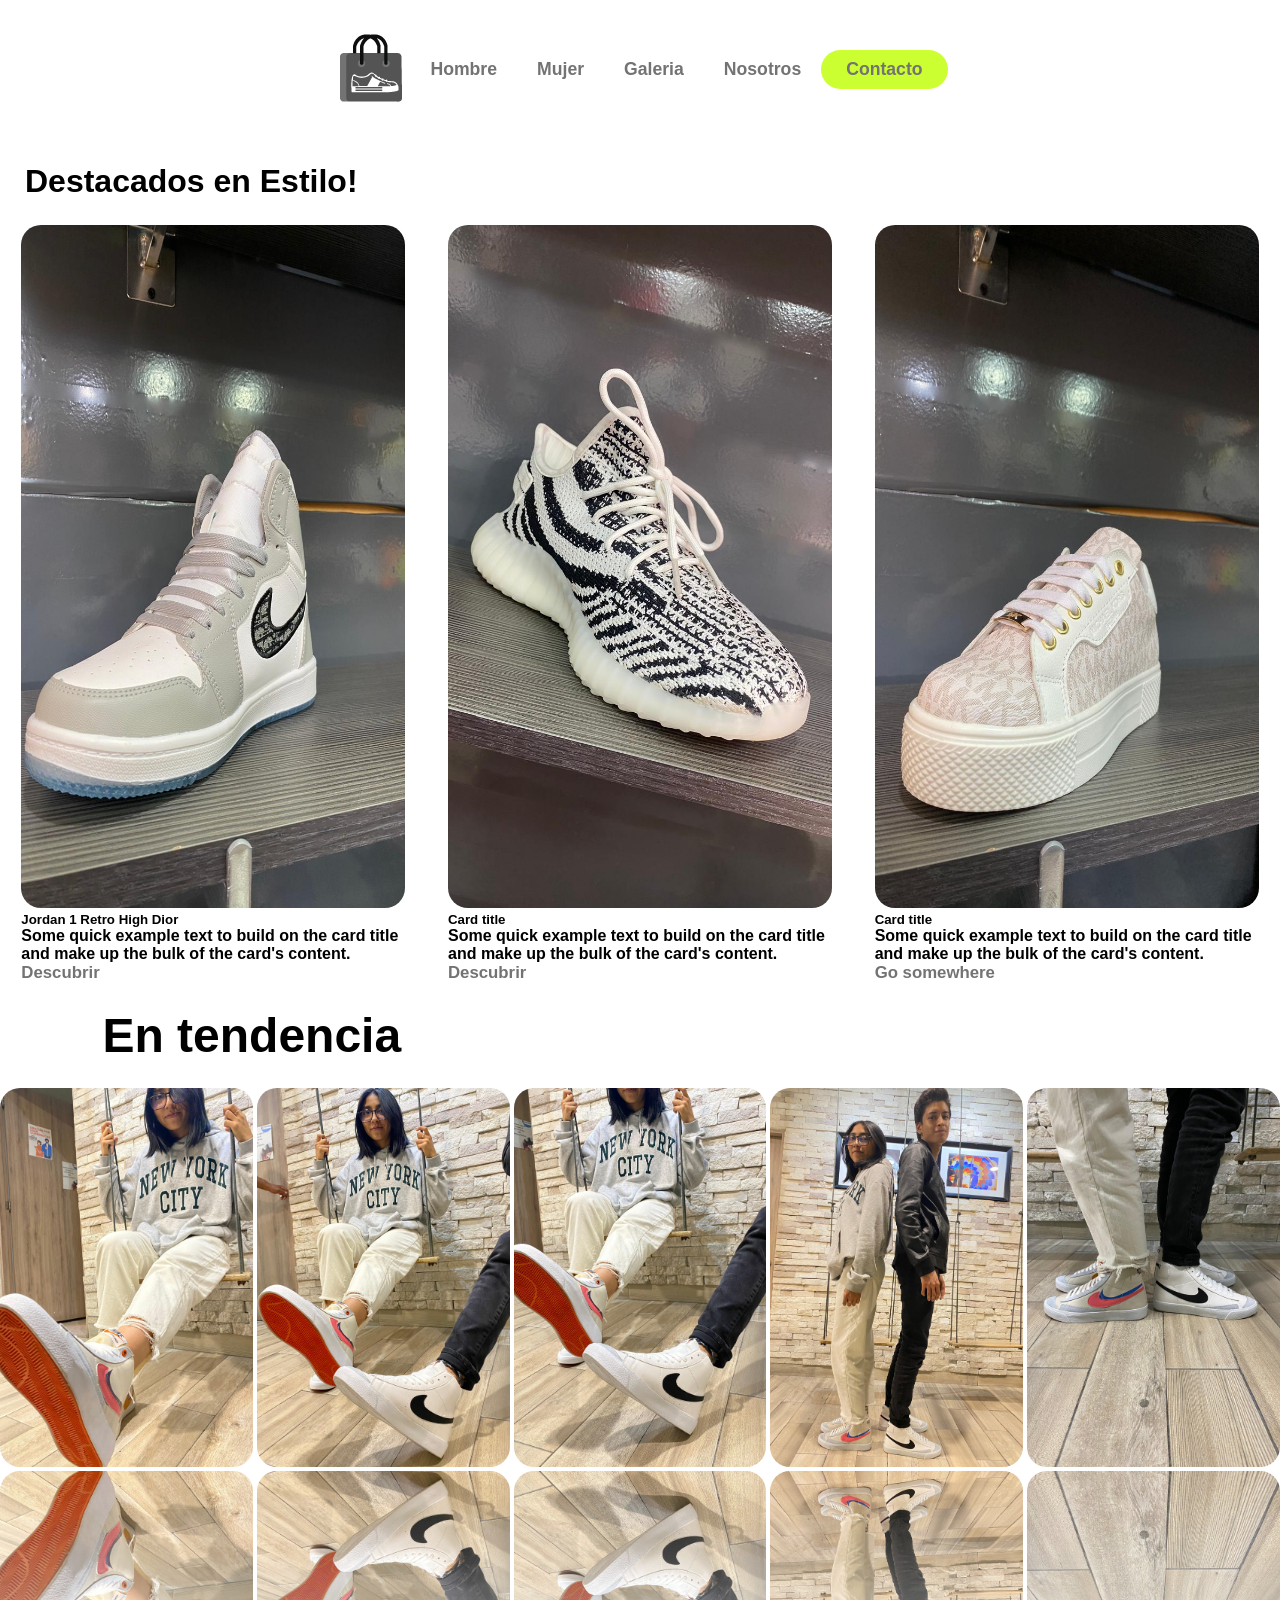
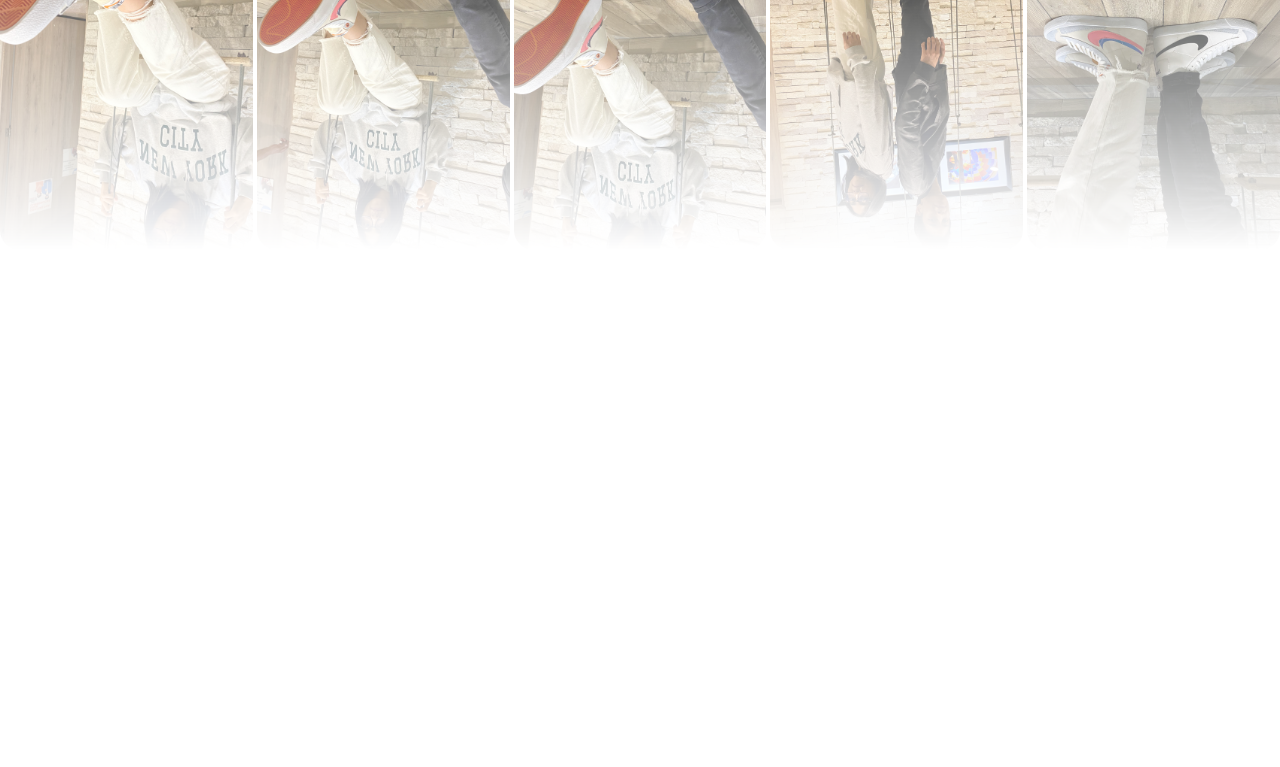
<file: index.html>
<!DOCTYPE html>
<html lang="en">
<head>
    <meta charset="UTF-8">
    <meta name="viewport" content="width=device-width, initial-scale=1.0">
    <link rel="shortcut icon" type="image/x-icon" href="icon/favicon.ico">
    <link href="https://fonts.cdnfonts.com/css/sf-pro-display" rel="stylesheet">
    <link rel="stylesheet" href="css/styles.css">
    <title>Calzando con Estilo</title>
</head>
<body>
    <header>
        <img class="logo" src="image/Logo.jpg">
        <nav>
            <ul class="nav_links">
                <li><a href="#">Hombre</a></li>
                <li><a href="#">Mujer</a></li>
                <li><a href="#">Galeria</a></li>
                <li><a href="#">Nosotros</a></li>
            </ul>
        </nav>
        <a href="#contacto" class="cta"><button>Contacto</button></a>
    </header>
    <main class="disposition">
        <h1>Destacados en Estilo!</h1>
        <section id="start">
            </div>
            <div class="card" style="width: 24rem;">
                <img src="image/download (1).jpeg" class="card-img-top" style="border-radius: 20px">
                <div class="card-body">
                    <h5 class="card-title">Jordan 1 Retro High Dior</h5>
                    <p class="card-text">Some quick example text to build on the card title and make up the bulk of the card's content.</p>
                    <a href="#" class="btn btn-primary">Descubrir</a>
                </div>
            </div>
        </div>
          <div class="card" style="width: 24rem;">
            <img src="image/download (1).jpg" class="card-img-top" style="border-radius: 20px">
            <div class="card-body">
              <h5 class="card-title">Card title</h5>
              <p class="card-text">Some quick example text to build on the card title and make up the bulk of the card's content.</p>
              <a href="#" class="btn btn-primary">Descubrir</a>
            </div>
          </div>
          <div class="card" style="width: 24rem;">
            <img src="image/download (2).jpeg" class="card-img-top" style="border-radius: 20px">
            <div class="card-body">
              <h5 class="card-title">Card title</h5>
              <p class="card-text">Some quick example text to build on the card title and make up the bulk of the card's content.</p>
              <a href="#" class="btn btn-primary">Go somewhere</a>
            </div>
          </div>
        </section>
        <section class="wrapper">
            <h1 class="titulos">En tendencia</h1>
            <article class="galeria">
                <div class="image"><img src="image/galeria_1.jpg"></div>
                <div class="image"><img src="image/galeria_2.jpg"></div>
                <div class="image"><img src="image/galeria_3.jpg"></div>
                <div class="image"><img src="image/galeria_4.jpg"></div>    
                <div class="image"><img src="image/galeria_5.jpg"></div>
            </article>
        </section>
        <section class="top"></section>
    </main>
</body>
</html>
</file>
<file: css/styles.css>
* {
    box-sizing: border-box;
    margin: 0;
    padding: 0;
    font-family: 'SF Pro Display', sans-serif;
    font-weight: 700;
}

li, a, button {
    font-size: 105%;
    color: #737373;
    text-decoration: none;
}

header {
    display: flex;
    justify-content: space-between;
    align-items: center;
    padding: 30px 10%;
}

.logo {
    cursor: pointer;
}

.nav_links {
    list-style: none;
    display: flex;
    flex-direction: row;
}

.nav_links li {
    display: inline-block;
    padding: 0px 20px;
}

.nav_links li a {
    transition: all 0.3 ease 0s;
}

.nav_links li a:hover {
    color: #545454;
}

button {
    padding: 9px 25px;
    background-color: rgba(203, 255, 50, 1);
    border: none;
    border-radius: 50px;
    transition: all 0.3 ease 0s;
    cursor: pointer;
}

button:hover {
    background-color: rgba(203, 255, 50, 0.7    );
}

html, body {
    display: grid;
    place-items: center;                                               
}

.titulos {
    font-size: 300%;
    text-align: left;
    margin-left: 8%;
}

#texto {
    text-align: justify;
    width: 500px;
    font-size: 24px;
    margin-left: 8%;
    border: 5px;
}

.wrapper {
    max-width: 1500px;
    margin-inline: auto;
}

img {
    width: 100%;
}

.galeria {
    display: flex;
    justify-content: center;
    gap: 0.25rem;
    transform-style: preserve-3d;
    pointer-events: none;
}

.image {
    flex: 1;
    aspect-ratio: 1 / 1.5;
    pointer-events: auto;
    cursor: pointer;
    -webkit-box-reflect: below 4px linear-gradient(transparent, rgba(130,131,126,1.000));
    transition: 0.4s;
}

.image img {
    aspect-ratio: 1 / 1.5;
    object-fit: cover;
    display: block;
    width: 100%;
    border-radius: 20px;
}

.image:hover {
    transform: scale(1.2);
}

.galeria:hover > :not(:hover){
    transform: perspective(480px) rotateY(30deg) scale(0.8);
    margin-inline: -1.5rem;
}

.image:hover ~ .image {
    transform: perspective(480px) rotateY(-30deg) scale(0.8);
}

h1 {
    margin: 25px 25px 25px 25px;
}

#start {
    display: flex;
    flex-direction: row;
    justify-content: space-around;
}

.top {
    height: 900px;
    background-color: white;
}
</file>
